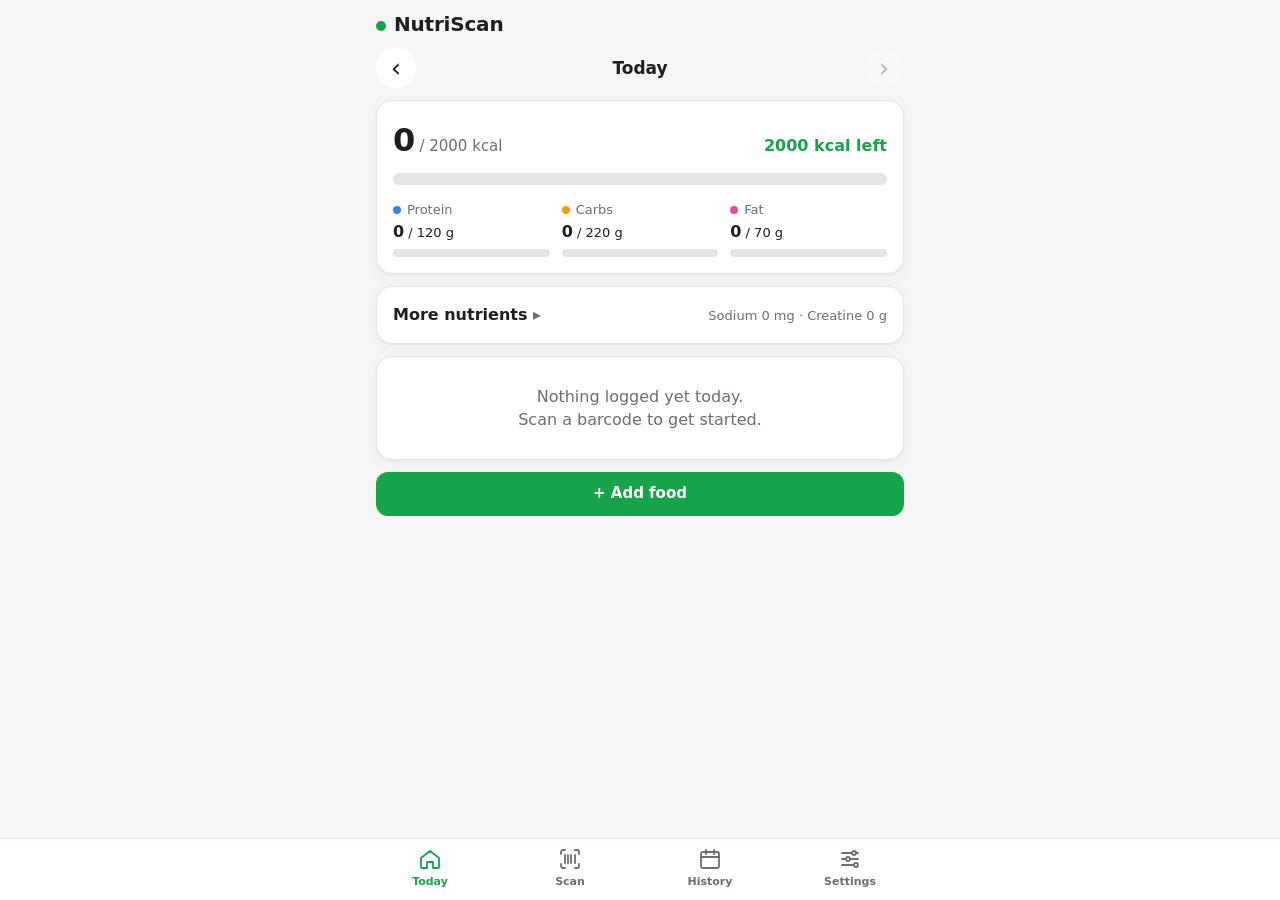
<file: index.html>
<!doctype html>
<html lang="en">
<head>
  <meta charset="utf-8">
  <meta name="viewport" content="width=device-width, initial-scale=1, viewport-fit=cover">
  <meta name="theme-color" content="#16a34a">
  <meta name="description" content="Scan barcodes, see nutrition facts and track your daily diet.">
  <meta name="apple-mobile-web-app-capable" content="yes">
  <meta name="apple-mobile-web-app-title" content="NutriScan">
  <title>NutriScan</title>
  <link rel="manifest" href="manifest.webmanifest">
  <link rel="icon" href="icons/icon.svg" type="image/svg+xml">
  <link rel="apple-touch-icon" href="icons/icon.svg">
  <link rel="stylesheet" href="style.css">
</head>
<body>
  <header class="topbar">
    <h1>NutriScan</h1>
  </header>

  <main>
    <!-- TODAY -->
    <section id="view-today" class="view active">
      <div class="date-nav">
        <button id="prev-day" class="icon-btn" aria-label="Previous day">&#8249;</button>
        <button id="date-label" class="date-label" title="Jump to today"></button>
        <button id="next-day" class="icon-btn" aria-label="Next day">&#8250;</button>
      </div>

      <div class="card summary">
        <div class="kcal-row">
          <div class="kcal-big"><span id="kcal-eaten">0</span><small> / <span id="kcal-goal">0</span> kcal</small></div>
          <div id="kcal-left" class="kcal-left"></div>
        </div>
        <div class="bar big"><div id="kcal-bar"></div></div>
        <div id="macro-bars" class="macros"></div>
      </div>

      <details id="extras" class="card extras">
        <summary><b>More nutrients</b><span id="extras-preview" class="muted small"></span></summary>
        <div id="extras-list"></div>
        <p class="muted small">Totals only count foods that list the value. Creatine is an estimate: it isn't on food labels.</p>
      </details>

      <div id="meals"></div>

      <button class="btn primary block" data-goto="scan">+ Add food</button>
    </section>

    <!-- SCAN -->
    <section id="view-scan" class="view">
      <div class="card">
        <div class="reader-wrap">
          <div id="reader"></div>
          <div id="reader-placeholder" class="reader-placeholder">
            <svg viewBox="0 0 24 24" aria-hidden="true"><path d="M3 7V5a2 2 0 0 1 2-2h2M17 3h2a2 2 0 0 1 2 2v2M21 17v2a2 2 0 0 1-2 2h-2M7 21H5a2 2 0 0 1-2-2v-2M7 8v8M10 8v8M13 8v8M17 8v8"/></svg>
            <span>Point your camera at a barcode</span>
          </div>
        </div>
        <button id="scan-toggle" class="btn primary block">Start camera</button>
        <p id="scan-status" class="muted small center"></p>
      </div>

      <form id="manual-form" class="card inline-form">
        <input id="manual-code" inputmode="numeric" autocomplete="off" placeholder="…or type the barcode number" aria-label="Barcode number">
        <button class="btn">Look up</button>
      </form>

      <div class="card">
        <div class="row space">
          <h2>My meals</h2>
          <button id="new-meal" class="btn small">+ New meal</button>
        </div>
        <ul id="recipe-list" class="list"></ul>
      </div>

      <div class="card">
        <div class="row space">
          <h2>My foods</h2>
          <button id="new-food" class="btn small">+ Custom food</button>
        </div>
        <input id="food-filter" type="search" placeholder="Search saved foods…" aria-label="Search saved foods">
        <ul id="food-list" class="list"></ul>
      </div>
    </section>

    <!-- HISTORY -->
    <section id="view-history" class="view">
      <div class="card">
        <h2>Last 7 days</h2>
        <div id="history-avg" class="muted"></div>
      </div>
      <div class="card">
        <h2>Daily log</h2>
        <ul id="history-list" class="list"></ul>
      </div>
    </section>

    <!-- SETTINGS -->
    <section id="view-settings" class="view">
      <form id="goals-form" class="card">
        <h2>Daily goals</h2>
        <div class="grid2">
          <label>Calories (kcal)<input id="goal-kcal" type="number" min="0" step="1" inputmode="numeric" required></label>
          <label>Protein (g)<input id="goal-protein" type="number" min="0" step="1" inputmode="numeric" required></label>
          <label>Carbs (g)<input id="goal-carbs" type="number" min="0" step="1" inputmode="numeric" required></label>
          <label>Fat (g)<input id="goal-fat" type="number" min="0" step="1" inputmode="numeric" required></label>
          <label>Fiber (g)<input id="goal-fiber" type="number" min="0" step="1" inputmode="numeric" required></label>
          <label>Sodium limit (mg)<input id="goal-sodium" type="number" min="0" step="1" inputmode="numeric" required></label>
          <label>Creatine (g)<input id="goal-creatine" type="number" min="0" step="0.1" inputmode="decimal" required></label>
        </div>
        <p class="muted small">Set a goal to 0 to hide its bar. Adults are usually advised to stay under 2000–2300 mg sodium a day (5–6 g salt).</p>
        <button class="btn primary block">Save goals</button>
      </form>

      <div class="card">
        <h2>Your data</h2>
        <p class="muted small">Everything is stored only in this browser on this device. Export a backup now and then, or to move to another phone.</p>
        <div class="row wrap">
          <button id="export-btn" class="btn">Export backup</button>
          <label class="btn file-btn">Import backup<input id="import-file" type="file" accept="application/json,.json" hidden></label>
          <button id="clear-btn" class="btn danger">Delete all data</button>
        </div>
      </div>

      <p class="muted small center">
        Nutrition data from <a href="https://world.openfoodfacts.org" target="_blank" rel="noopener">Open Food Facts</a>
        (ODbL). Missing a product? Add it there and help everyone.
      </p>
    </section>
  </main>

  <!-- Bottom navigation -->
  <nav class="tabbar">
    <button class="active" data-goto="today">
      <svg viewBox="0 0 24 24" aria-hidden="true"><path d="M3 11l9-7 9 7v9a1 1 0 0 1-1 1h-5v-6H9v6H4a1 1 0 0 1-1-1z"/></svg>Today
    </button>
    <button data-goto="scan">
      <svg viewBox="0 0 24 24" aria-hidden="true"><path d="M3 7V5a2 2 0 0 1 2-2h2M17 3h2a2 2 0 0 1 2 2v2M21 17v2a2 2 0 0 1-2 2h-2M7 21H5a2 2 0 0 1-2-2v-2M7 8v8M10 8v8M13 8v8M17 8v8"/></svg>Scan
    </button>
    <button data-goto="history">
      <svg viewBox="0 0 24 24" aria-hidden="true"><rect x="3" y="5" width="18" height="16" rx="2"/><path d="M16 3v4M8 3v4M3 10h18"/></svg>History
    </button>
    <button data-goto="settings">
      <svg viewBox="0 0 24 24" aria-hidden="true"><path d="M4 6h10M18 6h2M4 12h4M12 12h8M4 18h12"/><circle cx="16" cy="6" r="2"/><circle cx="10" cy="12" r="2"/><circle cx="18" cy="18" r="2"/></svg>Settings
    </button>
  </nav>

  <!-- Product / portion sheet -->
  <dialog id="product-dialog" class="sheet">
    <form id="add-form" class="sheet-body">
      <div class="sheet-head">
        <img id="p-img" class="thumb big" alt="">
        <div class="grow">
          <h2 id="p-name"></h2>
          <div id="p-brand" class="muted small"></div>
        </div>
      </div>

      <div class="table-wrap"><table id="p-table" class="nutri"></table></div>

      <div class="grid2">
        <label>Amount (g)<input id="p-grams" type="number" min="0.1" step="any" inputmode="decimal" required></label>
        <label>Meal<select id="p-meal"></select></label>
      </div>
      <div id="p-chips" class="chips"></div>

      <div class="row wrap actions">
        <button type="button" id="p-edit" class="btn">Edit food</button>
        <button type="button" id="p-delete" class="btn danger">Remove</button>
        <span class="grow"></span>
        <button type="button" class="btn" data-close>Cancel</button>
        <button type="submit" id="p-submit" class="btn primary">Add</button>
      </div>
    </form>
  </dialog>

  <!-- Create / edit food -->
  <dialog id="food-dialog" class="sheet">
    <form id="food-form" class="sheet-body">
      <h2 id="food-title">New food</h2>
      <p id="food-hint" class="muted small"></p>
      <label>Name<input name="name" required></label>
      <div class="grid2">
        <label>Brand<input name="brand"></label>
        <label>Barcode<input name="barcode" inputmode="numeric"></label>
      </div>
      <p class="muted small">Values <b>per 100 g</b>, from the label:</p>
      <div class="grid2">
        <label>Calories (kcal)<input name="kcal" type="number" min="0" step="any" inputmode="decimal" required></label>
        <label>Protein (g)<input name="protein" type="number" min="0" step="any" inputmode="decimal"></label>
        <label>Carbs (g)<input name="carbs" type="number" min="0" step="any" inputmode="decimal"></label>
        <label>…of which sugars (g)<input name="sugar" type="number" min="0" step="any" inputmode="decimal"></label>
        <label>Fat (g)<input name="fat" type="number" min="0" step="any" inputmode="decimal"></label>
        <label>…of which saturated (g)<input name="satfat" type="number" min="0" step="any" inputmode="decimal"></label>
        <label>Fiber (g)<input name="fiber" type="number" min="0" step="any" inputmode="decimal"></label>
        <label>Serving size (g)<input name="serving" type="number" min="0" step="any" inputmode="decimal" placeholder="optional"></label>
        <label>Salt (g)<input name="salt" type="number" min="0" step="any" inputmode="decimal"></label>
        <label>Sodium (mg)<input name="sodium" type="number" min="0" step="any" inputmode="decimal"></label>
        <label>Potassium (mg)<input name="potassium" type="number" min="0" step="any" inputmode="decimal" placeholder="optional"></label>
        <label>Cholesterol (mg)<input name="cholesterol" type="number" min="0" step="any" inputmode="decimal" placeholder="optional"></label>
        <label>Creatine (g)<input name="creatine" type="number" min="0" step="any" inputmode="decimal" placeholder="meat/fish only"></label>
        <label>Estimate creatine<select id="creatine-guess"></select></label>
      </div>
      <p class="muted small">Salt and sodium fill each other in (salt = sodium × 2.5). Creatine isn't on labels; the estimate uses typical values for raw meat and fish.</p>
      <div class="row wrap actions">
        <button type="button" id="food-delete" class="btn danger">Delete food</button>
        <span class="grow"></span>
        <button type="button" class="btn" data-close>Cancel</button>
        <button type="submit" class="btn primary">Save</button>
      </div>
    </form>
  </dialog>

  <!-- Build / log a meal -->
  <dialog id="meal-dialog" class="sheet">
    <form id="meal-form" class="sheet-body">
      <h2 id="meal-title">New meal</h2>
      <label>Name<input id="m-name" autocomplete="off" placeholder="e.g. Chicken &amp; rice"></label>

      <div class="row space">
        <h3>Ingredients</h3>
        <button type="button" id="m-add" class="btn small">+ Add food</button>
      </div>
      <ul id="m-items" class="list items"></ul>

      <label>Cooked weight (g)<input id="m-cooked" type="number" min="0" step="any" inputmode="decimal" placeholder="optional: weigh the finished dish"></label>
      <p id="m-weight" class="muted small"></p>

      <div class="table-wrap"><table id="m-table" class="nutri"></table></div>

      <div class="grid2">
        <label>Amount eaten (g)<input id="m-grams" type="number" min="0.1" step="any" inputmode="decimal" required></label>
        <label>Meal<select id="m-meal"></select></label>
      </div>
      <div id="m-chips" class="chips">
        <button type="button" class="chip" data-f="1">Whole</button>
        <button type="button" class="chip" data-f="0.5">½</button>
        <button type="button" class="chip" data-f="0.3333">⅓</button>
        <button type="button" class="chip" data-f="0.25">¼</button>
      </div>

      <div class="row wrap actions">
        <button type="button" id="m-delete" class="btn danger">Delete meal</button>
        <button type="button" id="m-save" class="btn">Save meal</button>
        <span class="grow"></span>
        <button type="button" class="btn" data-close>Cancel</button>
        <button type="submit" id="m-submit" class="btn primary">Add to log</button>
      </div>
    </form>
  </dialog>

  <!-- Pick an ingredient -->
  <dialog id="pick-dialog" class="sheet">
    <div class="sheet-body">
      <h2>Add ingredient</h2>
      <input id="pick-filter" type="search" placeholder="Search saved foods…" aria-label="Search saved foods">
      <ul id="pick-list" class="list"></ul>
      <div class="row actions"><span class="grow"></span><button type="button" class="btn" data-close>Done</button></div>
    </div>
  </dialog>

  <div id="toast" class="toast" role="status" aria-live="polite"></div>

  <script src="vendor/html5-qrcode.min.js"></script>
  <script src="app.js"></script>
</body>
</html>
</file>
<file: style.css>
:root {
  --bg: #f5f7f4;
  --card: #ffffff;
  --text: #1b201c;
  --muted: #69716b;
  --line: #e3e7e2;
  --accent: #16a34a;
  --accent-ink: #ffffff;
  --accent-soft: #dcfce7;
  --protein: #3b82f6;
  --carbs: #f59e0b;
  --fat: #ec4899;
  --over: #dc2626;
  --radius: 16px;
  --shadow: 0 1px 2px rgba(0, 0, 0, .04), 0 4px 16px rgba(0, 0, 0, .04);
  color-scheme: light;
}

@media (prefers-color-scheme: dark) {
  :root {
    --bg: #0e1210;
    --card: #171c19;
    --text: #e7ece8;
    --muted: #949e97;
    --line: #29302c;
    --accent: #22c55e;
    --accent-ink: #052e14;
    --accent-soft: #14361f;
    --over: #f87171;
    --shadow: none;
    color-scheme: dark;
  }
}

* { box-sizing: border-box; }
[hidden] { display: none !important; }
html, body { margin: 0; }

body {
  font: 16px/1.45 system-ui, -apple-system, "Segoe UI", Roboto, sans-serif;
  background: var(--bg);
  color: var(--text);
  padding-bottom: calc(72px + env(safe-area-inset-bottom));
  -webkit-tap-highlight-color: transparent;
}

a { color: var(--accent); }
h1, h2, h3 { margin: 0; line-height: 1.2; }
h1 { font-size: 20px; letter-spacing: -.01em; }
h2 { font-size: 17px; margin-bottom: 8px; }
h3 { font-size: 15px; }

.topbar {
  position: sticky;
  top: 0;
  z-index: 5;
  background: var(--bg);
  padding: calc(12px + env(safe-area-inset-top)) 16px 4px;
  max-width: 560px;
  margin: 0 auto;
}
.topbar h1::before {
  content: "";
  display: inline-block;
  width: 10px; height: 10px;
  border-radius: 50%;
  background: var(--accent);
  margin-right: 8px;
  vertical-align: middle;
}

main { max-width: 560px; margin: 0 auto; padding: 0 16px 16px; }
.view { display: none; }
.view.active { display: block; }

.card {
  background: var(--card);
  border: 1px solid var(--line);
  border-radius: var(--radius);
  box-shadow: var(--shadow);
  padding: 16px;
  margin: 12px 0;
}

.muted { color: var(--muted); }
.small { font-size: 13px; }
.center { text-align: center; }
.grow { flex: 1; min-width: 0; }
.row { display: flex; align-items: center; gap: 8px; }
.row.space { justify-content: space-between; }
.row.wrap { flex-wrap: wrap; }
.grid2 { display: grid; grid-template-columns: 1fr 1fr; gap: 0 12px; }

/* ---------- controls ---------- */
.btn {
  font: inherit;
  font-weight: 600;
  font-size: 15px;
  border: 1px solid var(--line);
  background: var(--card);
  color: var(--text);
  padding: 10px 16px;
  border-radius: 12px;
  cursor: pointer;
  text-align: center;
}
.btn:active { transform: scale(.98); }
.btn.primary { background: var(--accent); color: var(--accent-ink); border-color: transparent; }
.btn.danger { color: var(--over); }
.btn.block { display: block; width: 100%; margin-top: 12px; }
.btn.small { padding: 6px 12px; font-size: 14px; }
.file-btn { display: inline-block; margin: 0; }

.icon-btn {
  font: inherit;
  font-size: 26px;
  line-height: 1;
  width: 40px; height: 40px;
  border-radius: 50%;
  border: 0;
  background: var(--card);
  color: var(--text);
  cursor: pointer;
}
.icon-btn:disabled { opacity: .3; cursor: default; }

input, select {
  font: inherit;
  font-size: 16px; /* stops iOS from zooming in */
  color: var(--text);
  background: var(--bg);
  border: 1px solid var(--line);
  border-radius: 10px;
  padding: 10px 12px;
  width: 100%;
}
input:focus, select:focus { outline: 2px solid var(--accent); outline-offset: -1px; }
label { display: block; font-size: 13px; color: var(--muted); margin: 8px 0; }
label input, label select { margin-top: 4px; }

.inline-form { display: flex; gap: 8px; padding: 12px; }
.inline-form input { flex: 1; }

/* ---------- today ---------- */
.date-nav { display: flex; align-items: center; justify-content: space-between; margin-top: 8px; }
.date-label { font: inherit; font-weight: 700; font-size: 17px; background: none; border: 0; color: var(--text); cursor: pointer; }

.kcal-row { display: flex; justify-content: space-between; align-items: baseline; gap: 8px; margin-bottom: 10px; flex-wrap: wrap; }
.kcal-big { font-size: 32px; font-weight: 800; letter-spacing: -.02em; }
.kcal-big small { font-size: 15px; font-weight: 500; color: var(--muted); letter-spacing: 0; }
.kcal-left { font-weight: 600; color: var(--accent); }
.kcal-left.over { color: var(--over); }

.bar { height: 8px; background: var(--line); border-radius: 99px; overflow: hidden; }
.bar > div { height: 100%; width: 0; background: var(--c, var(--accent)); border-radius: inherit; transition: width .4s ease; }
.bar.big { height: 12px; }
.bar.over > div { background: var(--over); }

.macros { display: grid; grid-template-columns: repeat(3, 1fr); gap: 12px; margin-top: 16px; }
.macro-head { font-size: 13px; margin-bottom: 6px; }
.macro-head b { font-size: 16px; }
.macro-head .lbl { display: block; color: var(--muted); }
.dot { display: inline-block; width: 8px; height: 8px; border-radius: 50%; margin-right: 6px; }

.extras summary {
  display: flex; justify-content: space-between; align-items: baseline; gap: 8px;
  cursor: pointer; list-style: none;
}
.extras summary::-webkit-details-marker { display: none; }
.extras summary b::after { content: " ▸"; color: var(--muted); }
.extras[open] summary b::after { content: " ▾"; }
.extras[open] summary .muted { display: none; }
.extras > p { margin: 12px 0 0; }
.extra { margin-top: 12px; }
.extra-head { display: flex; justify-content: space-between; gap: 8px; font-size: 14px; margin-bottom: 4px; }
.extra-head b.over { color: var(--over); }

.meal-head { display: flex; justify-content: space-between; align-items: baseline; margin-bottom: 4px; }

.list { list-style: none; margin: 0; padding: 0; }
.list li {
  display: flex;
  align-items: center;
  gap: 12px;
  padding: 10px 0;
  border-top: 1px solid var(--line);
  cursor: pointer;
}
.list li:first-child { border-top: 0; }
.list li.empty { cursor: default; color: var(--muted); justify-content: center; padding: 16px 0; }
.list .name { font-weight: 600; overflow: hidden; text-overflow: ellipsis; white-space: nowrap; }
.list .kcal { font-weight: 700; white-space: nowrap; text-align: right; }
.list .kcal small { font-weight: 500; color: var(--muted); }

#food-list, #pick-list { margin-top: 8px; max-height: 420px; overflow-y: auto; }
#pick-list { max-height: 55vh; }

/* meal builder ingredient rows */
.items li { cursor: default; gap: 8px; }
.items input.grams { width: 76px; flex: none; padding: 6px 8px; text-align: right; }
.icon-btn.x { width: 32px; height: 32px; font-size: 22px; background: none; color: var(--muted); flex: none; }
.sheet-body h3 + .btn, .sheet-body .row.space { margin-top: 12px; }
#m-weight { margin: 0 0 8px; }

.thumb {
  width: 40px; height: 40px;
  border-radius: 10px;
  object-fit: cover;
  background: var(--accent-soft);
  flex: none;
}
.thumb.ph { display: grid; place-items: center; font-weight: 700; color: var(--accent); }
.thumb.big { width: 64px; height: 64px; object-fit: contain; background: #fff; }

.empty { text-align: center; color: var(--muted); padding: 28px 16px; }

/* ---------- scanner ---------- */
.reader-wrap {
  position: relative;
  border-radius: 12px;
  overflow: hidden;
  background: #000;
  min-height: 220px;
}
#reader { width: 100%; }
/* Keep the video's natural aspect ratio: html5-qrcode maps the scan box onto the
   video assuming it isn't cropped, so object-fit: cover makes it scan the wrong area. */
#reader video { width: 100% !important; height: auto !important; display: block; }
.reader-placeholder {
  position: absolute; inset: 0;
  display: flex; flex-direction: column; align-items: center; justify-content: center; gap: 8px;
  color: #cfd6d1;
  font-size: 14px;
  pointer-events: none;
}
.reader-placeholder svg { width: 56px; height: 56px; fill: none; stroke: currentColor; stroke-width: 1.5; stroke-linecap: round; }
#scan-status { margin: 8px 0 0; min-height: 1em; }

/* ---------- history ---------- */
.hist-day { flex-direction: column; align-items: stretch !important; gap: 6px !important; }
.hist-top { display: flex; justify-content: space-between; gap: 8px; }

/* ---------- sheets (dialogs) ---------- */
dialog.sheet {
  border: 0;
  padding: 0;
  width: 100%;
  max-width: min(560px, 100%);
  max-height: 92vh;
  margin: auto auto 0;
  border-radius: 20px 20px 0 0;
  background: var(--card);
  color: var(--text);
  overflow-y: auto;
}
dialog.sheet::backdrop { background: rgba(0, 0, 0, .45); }
dialog.sheet[open] { animation: slide-up .22s ease-out; }
@keyframes slide-up { from { transform: translateY(40px); opacity: 0; } }
@media (min-width: 600px) { dialog.sheet { margin: auto; border-radius: 20px; } }

.sheet-body { padding: 20px 16px calc(16px + env(safe-area-inset-bottom)); }
.sheet-head { display: flex; gap: 12px; align-items: center; margin-bottom: 12px; }
.sheet-head h2 { margin: 0 0 2px; }
.actions { margin-top: 16px; }

.table-wrap { overflow-x: auto; }
.nutri { width: 100%; border-collapse: collapse; font-size: 14px; }
.nutri th { text-align: right; font-weight: 600; color: var(--muted); font-size: 12px; padding: 4px 0; }
.nutri td { padding: 6px 0; border-top: 1px solid var(--line); text-align: right; white-space: nowrap; }
.nutri td:first-child { text-align: left; }
.nutri td + td, .nutri th + th { padding-left: 12px; }
.nutri tr.sub td:first-child { padding-left: 14px; color: var(--muted); }
.nutri tr.nutri-kcal td { font-size: 16px; font-weight: 700; }

.chips { display: flex; flex-wrap: wrap; gap: 6px; }
.chip {
  font: inherit;
  font-size: 13px;
  padding: 6px 12px;
  border-radius: 99px;
  border: 1px solid var(--line);
  background: var(--bg);
  color: var(--text);
  cursor: pointer;
}
.chip:active { background: var(--accent-soft); }

/* ---------- tab bar ---------- */
.tabbar {
  position: fixed;
  left: 0; right: 0; bottom: 0;
  z-index: 10;
  display: flex;
  justify-content: center;
  background: var(--card);
  border-top: 1px solid var(--line);
  padding-bottom: env(safe-area-inset-bottom);
}
.tabbar button {
  flex: 1;
  max-width: 140px;
  font: inherit;
  font-size: 11px;
  font-weight: 600;
  background: none;
  border: 0;
  color: var(--muted);
  padding: 8px 0 10px;
  display: flex;
  flex-direction: column;
  align-items: center;
  gap: 3px;
  cursor: pointer;
}
.tabbar button.active { color: var(--accent); }
.tabbar svg { width: 24px; height: 24px; fill: none; stroke: currentColor; stroke-width: 1.8; stroke-linecap: round; stroke-linejoin: round; }

/* ---------- toast ---------- */
.toast {
  position: fixed;
  left: 50%;
  bottom: calc(84px + env(safe-area-inset-bottom));
  transform: translate(-50%, 20px);
  max-width: calc(100% - 32px);
  background: var(--text);
  color: var(--bg);
  padding: 10px 16px;
  border-radius: 12px;
  font-size: 14px;
  font-weight: 500;
  opacity: 0;
  pointer-events: none;
  transition: opacity .2s, transform .2s;
  z-index: 100;
}
.toast.show { opacity: 1; transform: translate(-50%, 0); }

@media (max-width: 380px) {
  .macros { gap: 8px; }
  .kcal-big { font-size: 28px; }
}
</file>
